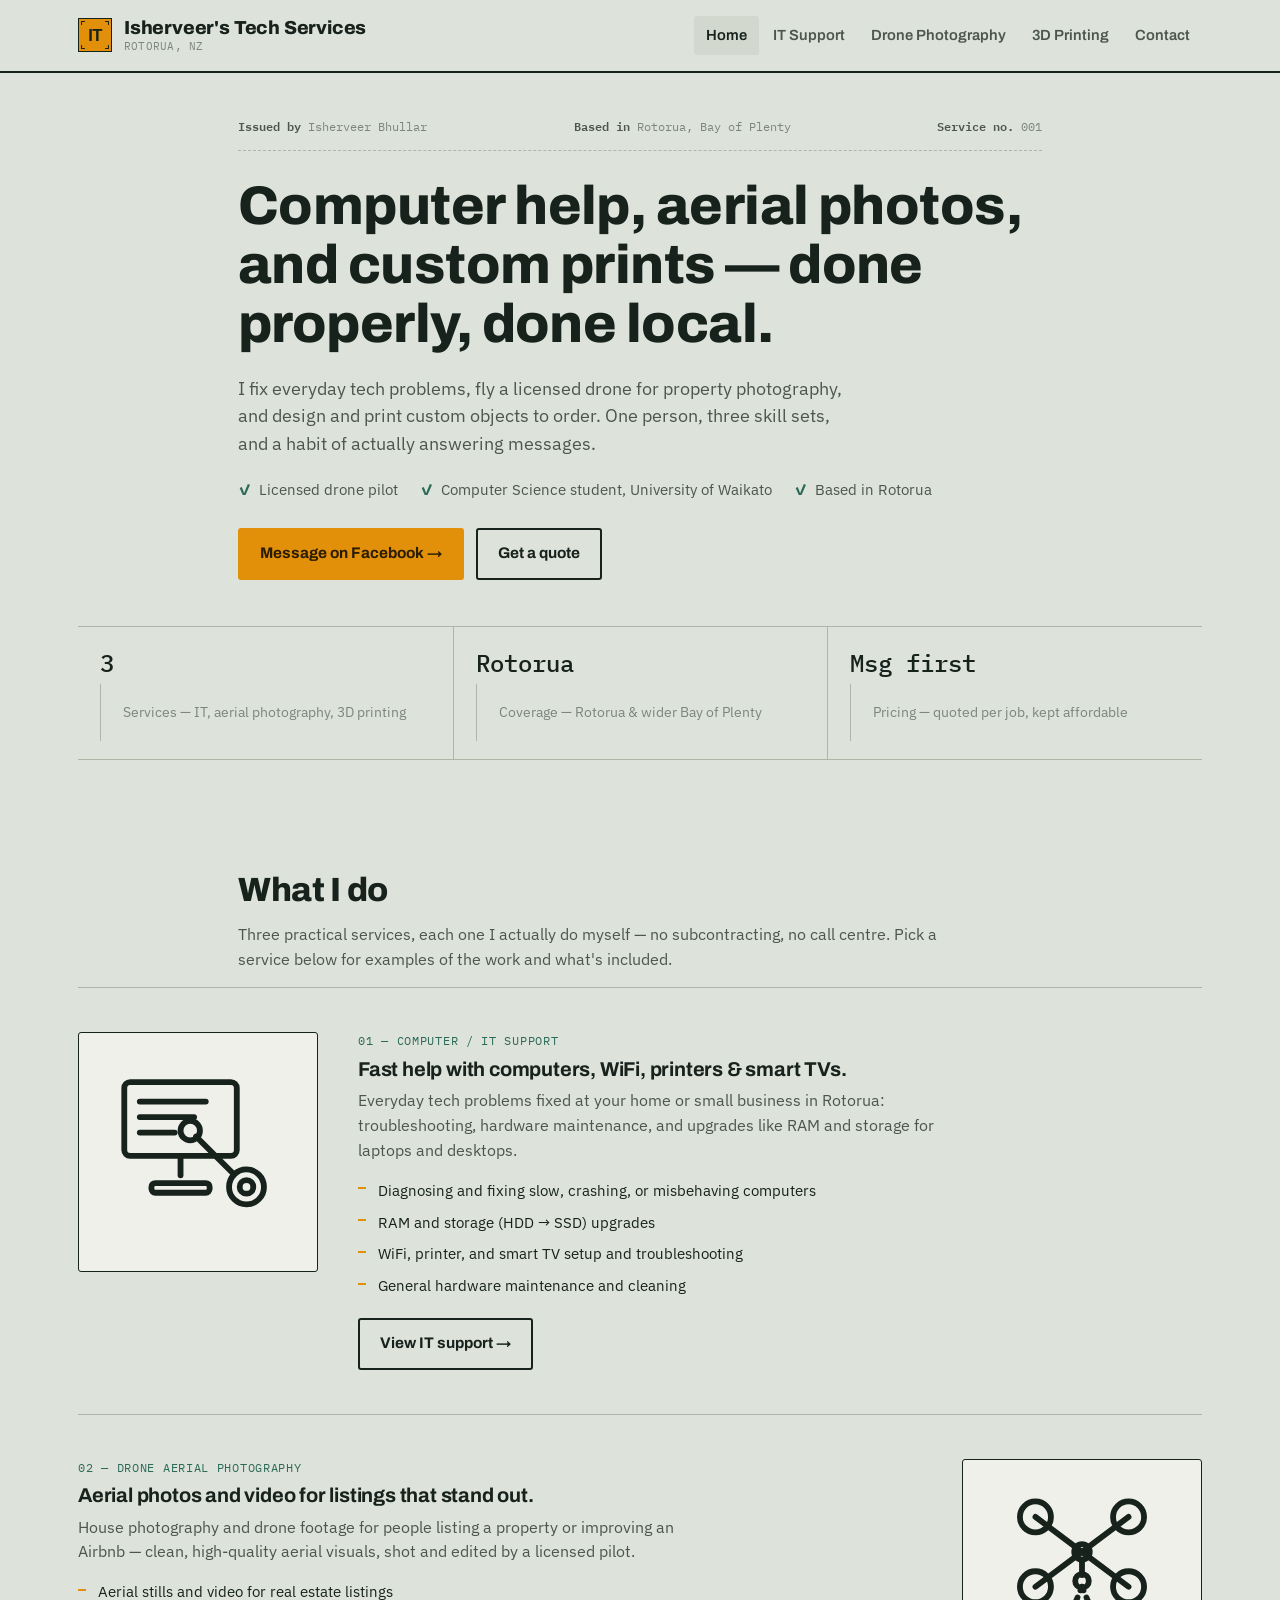
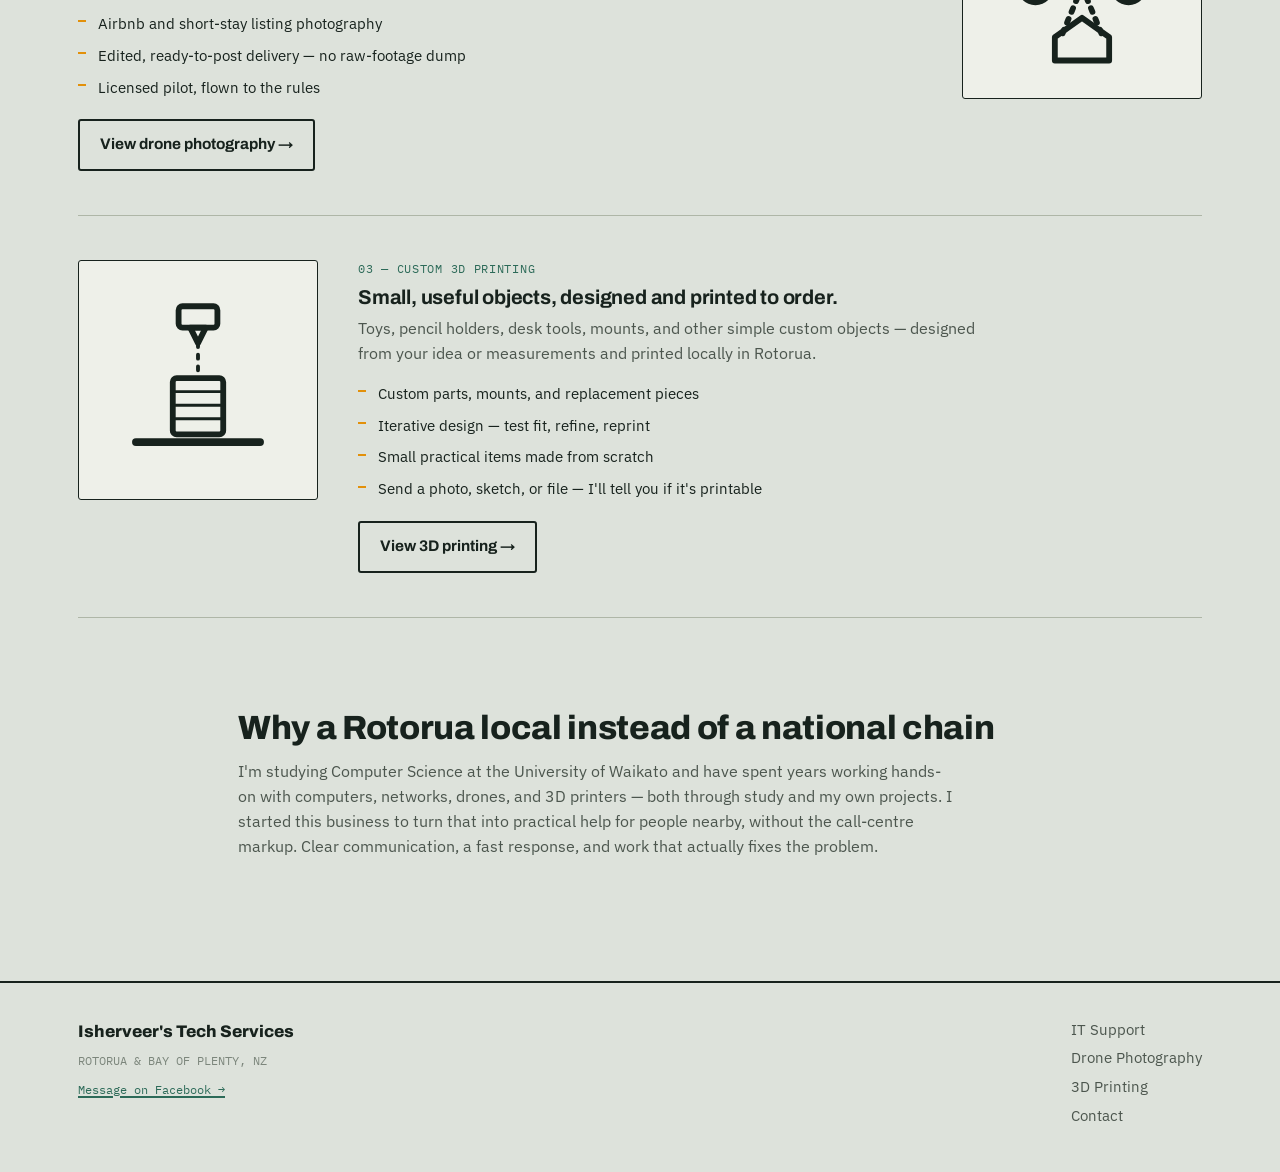
<file: index.html>
<!DOCTYPE html>
<html lang="en">
<head>
<meta charset="UTF-8">
<meta name="viewport" content="width=device-width, initial-scale=1.0">
<title>Isherveer's Tech Services — Computer help, drone photography & 3D printing in Rotorua</title>
<meta name="description" content="Local computer/IT support, drone aerial photography, and custom 3D printing in Rotorua, NZ. Fast, affordable, and reliable.">
<link rel="preconnect" href="https://fonts.googleapis.com">
<link rel="preconnect" href="https://fonts.gstatic.com" crossorigin>
<link href="https://fonts.googleapis.com/css2?family=Archivo:wght@600;700;800&family=IBM+Plex+Sans:wght@400;500;600&family=IBM+Plex+Mono:wght@400;500&display=swap" rel="stylesheet">
<link rel="icon" href="favicon.svg" type="image/svg+xml">
<link rel="stylesheet" href="style.css">
</head>
<body>

<header class="masthead">
  <div class="wrap">
    <a href="index.html" class="wordmark">
      <img src="assets/img/logo-icon.svg" alt="" class="wordmark-icon">
      <span class="wordmark-text">
        <span class="name">Isherveer's Tech Services</span>
        <span class="sub">ROTORUA, NZ</span>
      </span>
    </a>
    <button class="navtoggle" aria-expanded="false" aria-label="Toggle menu">Menu</button>
    <nav class="mainnav">
      <a href="index.html" class="active">Home</a>
      <a href="it-support.html">IT Support</a>
      <a href="drone-photography.html">Drone Photography</a>
      <a href="3d-printing.html">3D Printing</a>
      <a href="contact.html">Contact</a>
    </nav>
  </div>
</header>

<main>

  <section class="ticket">
    <div class="wrap col">
      <div class="ticket-meta">
        <span><b>Issued by</b> Isherveer Bhullar</span>
        <span><b>Based in</b> Rotorua, Bay of Plenty</span>
        <span><b>Service no.</b> 001</span>
      </div>

      <h1>Computer help, aerial photos, and custom prints — done properly, done local.</h1>
      <p class="hero-lede">I fix everyday tech problems, fly a licensed drone for property photography, and design and print custom objects to order. One person, three skill sets, and a habit of actually answering messages.</p>

      <div class="credentials-line">
        <span><span class="mark">✓</span> Licensed drone pilot</span>
        <span><span class="mark">✓</span> Computer Science student, University of Waikato</span>
        <span><span class="mark">✓</span> Based in Rotorua</span>
      </div>

      <div class="btn-row">
        <a class="btn btn-primary" href="https://www.facebook.com/isherveer/" target="_blank" rel="noopener">Message on Facebook →</a>
        <a class="btn btn-ghost" href="contact.html">Get a quote</a>
      </div>
    </div>

    <div class="wrap">
      <div class="facts">
        <div>
          <span class="num">3</span>
          <div class="label">Services — IT, aerial photography, 3D printing</div>
        </div>
        <div>
          <span class="num">Rotorua</span>
          <div class="label">Coverage — Rotorua & wider Bay of Plenty</div>
        </div>
        <div>
          <span class="num">Msg first</span>
          <div class="label">Pricing — quoted per job, kept affordable</div>
        </div>
      </div>
    </div>
  </section>

  <section>
    <div class="wrap col">
      <h2>What I do</h2>
      <p class="wide" style="color:var(--ink-dim);">Three practical services, each one I actually do myself — no subcontracting, no call centre. Pick a service below for examples of the work and what's included.</p>
    </div>

    <div class="wrap">

      <div class="service-row">
        <div class="service-diagram" aria-hidden="true">
          <svg viewBox="0 0 100 100" fill="none" stroke-width="3" stroke-linecap="round" stroke-linejoin="round">
            <rect x="12" y="14" width="58" height="38" rx="3"></rect>
            <line x1="20" y1="24" x2="54" y2="24"></line>
            <line x1="20" y1="32" x2="48" y2="32"></line>
            <line x1="20" y1="40" x2="38" y2="40"></line>
            <line x1="41" y1="52" x2="41" y2="62"></line>
            <rect x="26" y="66" width="30" height="5" rx="2"></rect>
            <circle cx="75" cy="68" r="9"></circle>
            <circle cx="75" cy="68" r="3.5"></circle>
            <line x1="68.5" y1="61.5" x2="49" y2="42"></line>
            <circle cx="46" cy="39" r="5"></circle>
          </svg>
        </div>
        <div>
          <span class="service-tag">01 — Computer / IT support</span>
          <h3>Fast help with computers, WiFi, printers & smart TVs.</h3>
          <p>Everyday tech problems fixed at your home or small business in Rotorua: troubleshooting, hardware maintenance, and upgrades like RAM and storage for laptops and desktops.</p>
          <ul class="offer-list">
            <li>Diagnosing and fixing slow, crashing, or misbehaving computers</li>
            <li>RAM and storage (HDD → SSD) upgrades</li>
            <li>WiFi, printer, and smart TV setup and troubleshooting</li>
            <li>General hardware maintenance and cleaning</li>
          </ul>
          <div class="btn-row" style="margin-top:20px;">
            <a class="btn btn-ghost" href="it-support.html">View IT support →</a>
          </div>
        </div>
      </div>

      <div class="service-row reverse">
        <div class="service-diagram" aria-hidden="true">
          <svg viewBox="0 0 100 100" fill="none" stroke-width="3" stroke-linecap="round" stroke-linejoin="round">
            <circle cx="50" cy="36" r="4"></circle>
            <line x1="50" y1="36" x2="26" y2="18"></line>
            <line x1="50" y1="36" x2="74" y2="18"></line>
            <line x1="50" y1="36" x2="26" y2="54"></line>
            <line x1="50" y1="36" x2="74" y2="54"></line>
            <circle cx="26" cy="18" r="8"></circle>
            <circle cx="74" cy="18" r="8"></circle>
            <circle cx="26" cy="54" r="8"></circle>
            <circle cx="74" cy="54" r="8"></circle>
            <line x1="50" y1="40" x2="50" y2="48"></line>
            <circle cx="50" cy="51" r="3.5"></circle>
            <line x1="50" y1="54" x2="40" y2="78" stroke-dasharray="2 4"></line>
            <line x1="50" y1="54" x2="60" y2="78" stroke-dasharray="2 4"></line>
            <path d="M36 92 L36 80 L50 70 L64 80 L64 92 Z"></path>
          </svg>
        </div>
        <div>
          <span class="service-tag">02 — Drone aerial photography</span>
          <h3>Aerial photos and video for listings that stand out.</h3>
          <p>House photography and drone footage for people listing a property or improving an Airbnb — clean, high-quality aerial visuals, shot and edited by a licensed pilot.</p>
          <ul class="offer-list">
            <li>Aerial stills and video for real estate listings</li>
            <li>Airbnb and short-stay listing photography</li>
            <li>Edited, ready-to-post delivery — no raw-footage dump</li>
            <li>Licensed pilot, flown to the rules</li>
          </ul>
          <div class="btn-row" style="margin-top:20px;">
            <a class="btn btn-ghost" href="drone-photography.html">View drone photography →</a>
          </div>
        </div>
      </div>

      <div class="service-row">
        <div class="service-diagram" aria-hidden="true">
          <svg viewBox="0 0 100 100" fill="none" stroke-width="3" stroke-linecap="round" stroke-linejoin="round">
            <rect x="40" y="12" width="20" height="11" rx="2"></rect>
            <path d="M46 23 L54 23 L50 31 Z"></path>
            <line x1="50" y1="31" x2="50" y2="49" stroke-dasharray="2 4" stroke-width="2"></line>
            <rect x="37" y="49" width="26" height="29" rx="2"></rect>
            <line x1="37" y1="56" x2="63" y2="56" stroke-width="1.5"></line>
            <line x1="37" y1="63" x2="63" y2="63" stroke-width="1.5"></line>
            <line x1="37" y1="70" x2="63" y2="70" stroke-width="1.5"></line>
            <line x1="18" y1="82" x2="82" y2="82" stroke-width="4"></line>
          </svg>
        </div>
        <div>
          <span class="service-tag">03 — Custom 3D printing</span>
          <h3>Small, useful objects, designed and printed to order.</h3>
          <p>Toys, pencil holders, desk tools, mounts, and other simple custom objects — designed from your idea or measurements and printed locally in Rotorua.</p>
          <ul class="offer-list">
            <li>Custom parts, mounts, and replacement pieces</li>
            <li>Iterative design — test fit, refine, reprint</li>
            <li>Small practical items made from scratch</li>
            <li>Send a photo, sketch, or file — I'll tell you if it's printable</li>
          </ul>
          <div class="btn-row" style="margin-top:20px;">
            <a class="btn btn-ghost" href="3d-printing.html">View 3D printing →</a>
          </div>
        </div>
      </div>

    </div>
  </section>

  <section class="tight">
    <div class="wrap col">
      <h2>Why a Rotorua local instead of a national chain</h2>
      <p class="wide" style="color:var(--ink-dim);">I'm studying Computer Science at the University of Waikato and have spent years working hands-on with computers, networks, drones, and 3D printers — both through study and my own projects. I started this business to turn that into practical help for people nearby, without the call-centre markup. Clear communication, a fast response, and work that actually fixes the problem.</p>
    </div>
  </section>

</main>

<footer class="site">
  <div class="wrap">
    <div>
      <div class="fbrand">Isherveer's Tech Services</div>
      <div class="farea">ROTORUA &amp; BAY OF PLENTY, NZ</div>
      <div class="farea" style="margin-top:10px;"><a href="https://www.facebook.com/isherveer/" target="_blank" rel="noopener" style="color:var(--teal);">Message on Facebook →</a></div>
    </div>
    <nav>
      <a href="it-support.html">IT Support</a>
      <a href="drone-photography.html">Drone Photography</a>
      <a href="3d-printing.html">3D Printing</a>
      <a href="contact.html">Contact</a>
    </nav>
  </div>
</footer>

<script src="script.js"></script>
</body>
</html>
</file>
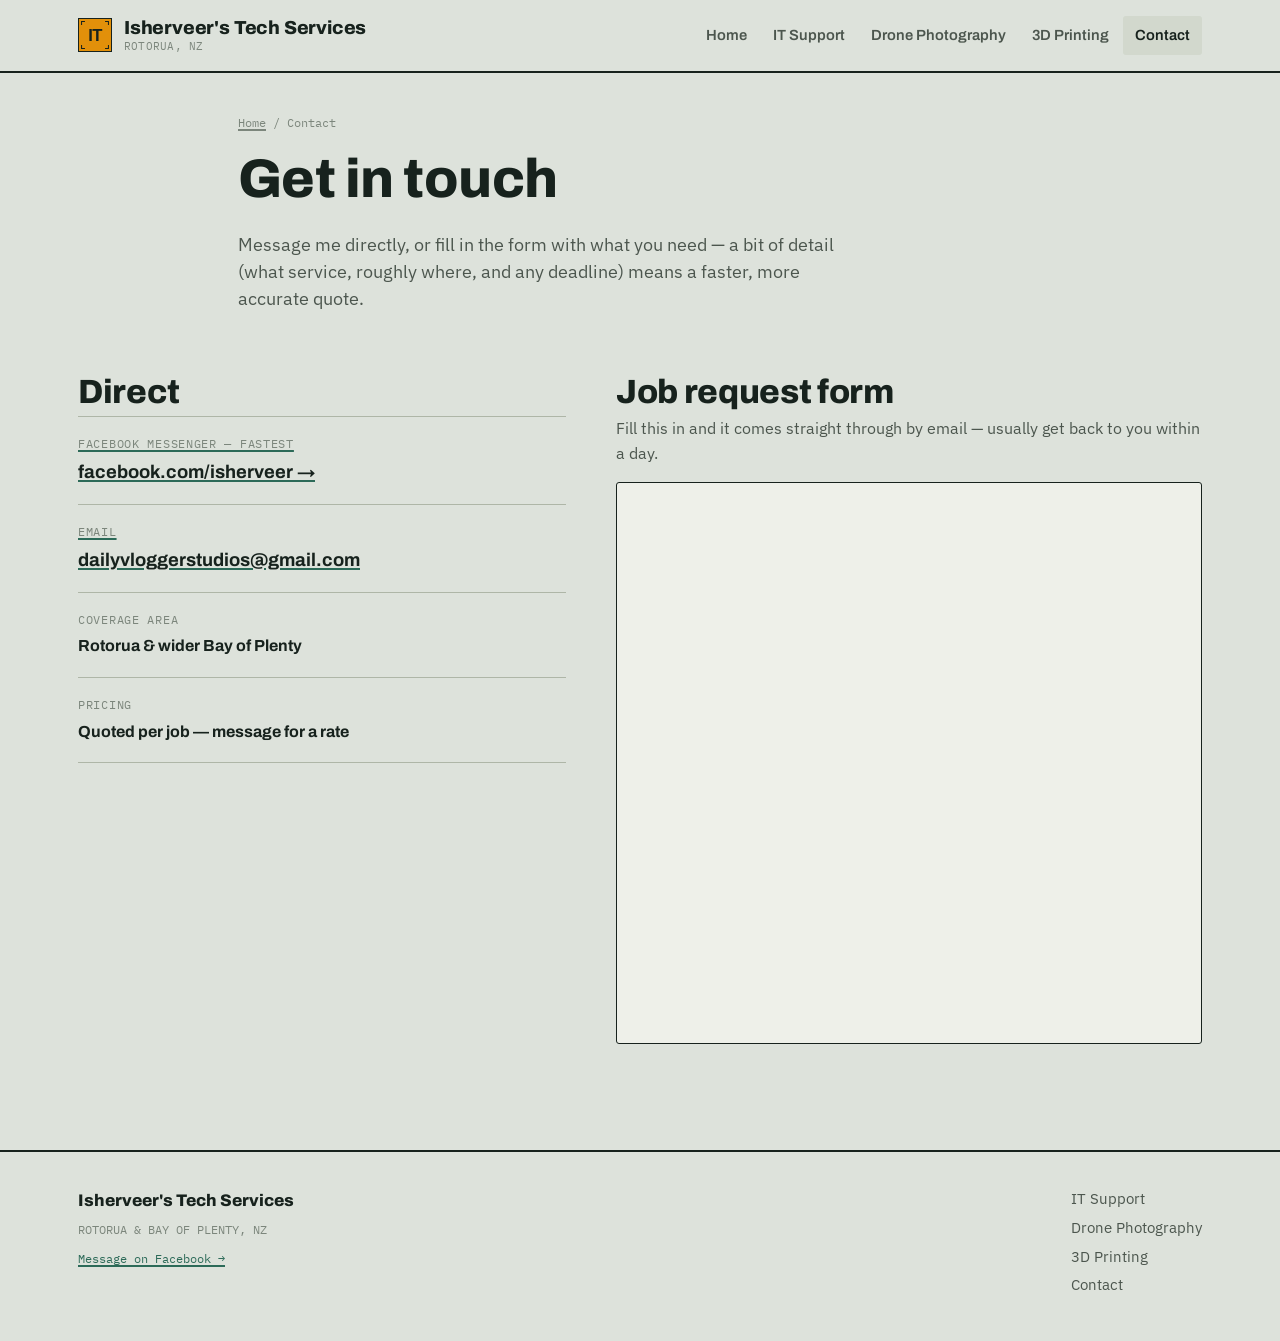
<file: contact.html>
<!DOCTYPE html>
<html lang="en">
<head>
<meta charset="UTF-8">
<meta name="viewport" content="width=device-width, initial-scale=1.0">
<title>Contact — Isherveer's Tech Services</title>
<meta name="description" content="Get in touch about computer support, drone photography, or a custom 3D print in Rotorua, NZ.">
<link rel="preconnect" href="https://fonts.googleapis.com">
<link rel="preconnect" href="https://fonts.gstatic.com" crossorigin>
<link href="https://fonts.googleapis.com/css2?family=Archivo:wght@600;700;800&family=IBM+Plex+Sans:wght@400;500;600&family=IBM+Plex+Mono:wght@400;500&display=swap" rel="stylesheet">
<link rel="icon" href="favicon.svg" type="image/svg+xml">
<link rel="stylesheet" href="style.css">
</head>
<body>

<header class="masthead">
  <div class="wrap">
    <a href="index.html" class="wordmark">
      <img src="assets/img/logo-icon.svg" alt="" class="wordmark-icon">
      <span class="wordmark-text">
        <span class="name">Isherveer's Tech Services</span>
        <span class="sub">ROTORUA, NZ</span>
      </span>
    </a>
    <button class="navtoggle" aria-expanded="false" aria-label="Toggle menu">Menu</button>
    <nav class="mainnav">
      <a href="index.html">Home</a>
      <a href="it-support.html">IT Support</a>
      <a href="drone-photography.html">Drone Photography</a>
      <a href="3d-printing.html">3D Printing</a>
      <a href="contact.html" class="active">Contact</a>
    </nav>
  </div>
</header>

<main>
  <section class="page-head">
    <div class="wrap col">
      <div class="breadcrumb"><a href="index.html">Home</a> / Contact</div>
      <h1>Get in touch</h1>
      <p class="hero-lede">Message me directly, or fill in the form with what you need — a bit of detail (what service, roughly where, and any deadline) means a faster, more accurate quote.</p>
    </div>
  </section>

  <section class="tight">
    <div class="wrap">
      <div class="contact-grid">

        <div>
          <h2 style="margin-bottom:6px;">Direct</h2>
          <a class="contact-channel" href="https://www.facebook.com/isherveer/" target="_blank" rel="noopener">
            <span class="ch-label">Facebook Messenger — fastest</span>
            <span class="ch-value">facebook.com/isherveer →</span>
          </a>
          <a class="contact-channel" href="mailto:dailyvloggerstudios@gmail.com">
            <span class="ch-label">Email</span>
            <span class="ch-value">dailyvloggerstudios@gmail.com</span>
          </a>
          <div class="contact-channel">
            <span class="ch-label">Coverage area</span>
            <span class="ch-value" style="font-size:1rem;">Rotorua &amp; wider Bay of Plenty</span>
          </div>
          <div class="contact-channel">
            <span class="ch-label">Pricing</span>
            <span class="ch-value" style="font-size:1rem;">Quoted per job — message for a rate</span>
          </div>
        </div>

        <div>
          <h2 style="margin-bottom:6px;">Job request form</h2>
          <p style="color:var(--ink-dim); margin-bottom:16px;">Fill this in and it comes straight through by email — usually get back to you within a day.</p>

          <div class="form-frame">
            <iframe src="https://docs.google.com/forms/d/e/1FAIpQLSfbNz7OF5ait2bOik7FixN0OnDrIF1il9GucG0EOQ1L7ENrhA/viewform?embedded=true" title="Job request form">Loading…</iframe>
          </div>
        </div>

      </div>
    </div>
  </section>

</main>

<footer class="site">
  <div class="wrap">
    <div>
      <div class="fbrand">Isherveer's Tech Services</div>
      <div class="farea">ROTORUA &amp; BAY OF PLENTY, NZ</div>
      <div class="farea" style="margin-top:10px;"><a href="https://www.facebook.com/isherveer/" target="_blank" rel="noopener" style="color:var(--teal);">Message on Facebook →</a></div>
    </div>
    <nav>
      <a href="it-support.html">IT Support</a>
      <a href="drone-photography.html">Drone Photography</a>
      <a href="3d-printing.html">3D Printing</a>
      <a href="contact.html">Contact</a>
    </nav>
  </div>
</footer>

<script src="script.js"></script>
</body>
</html>
</file>
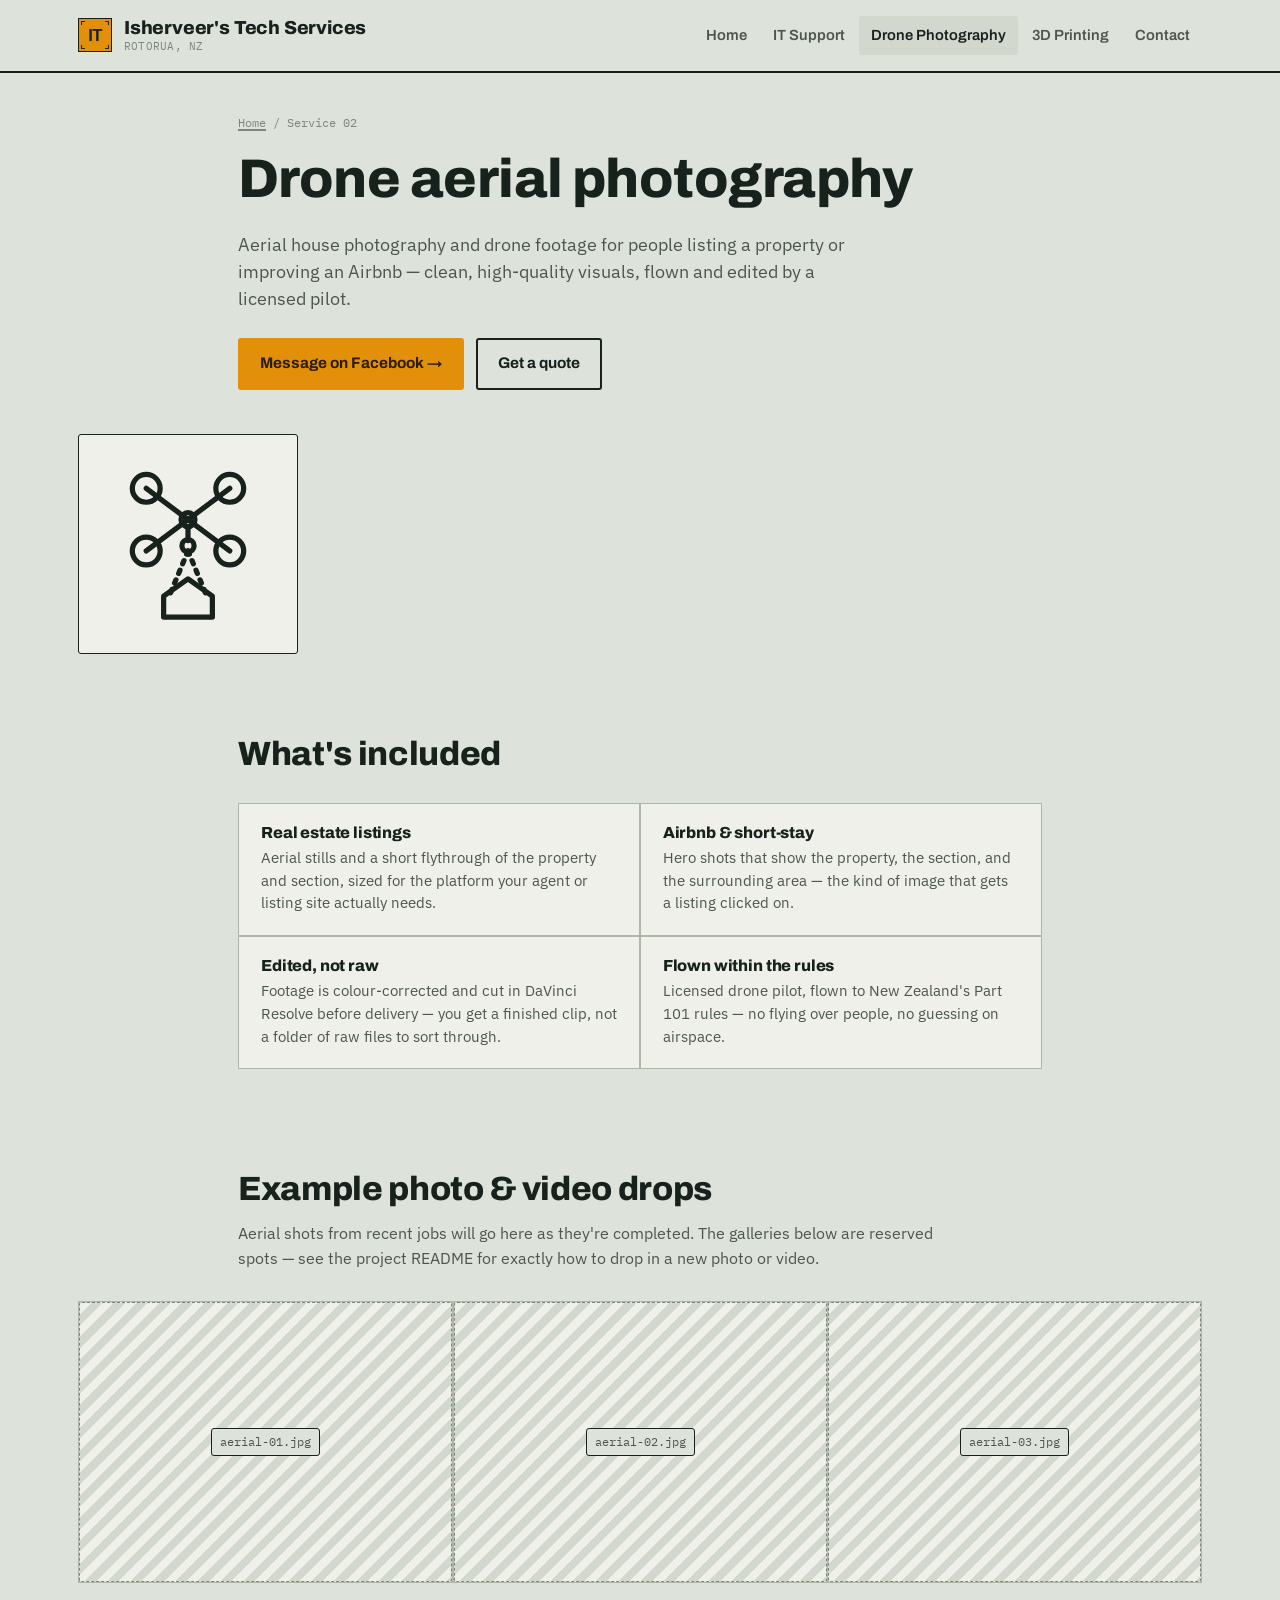
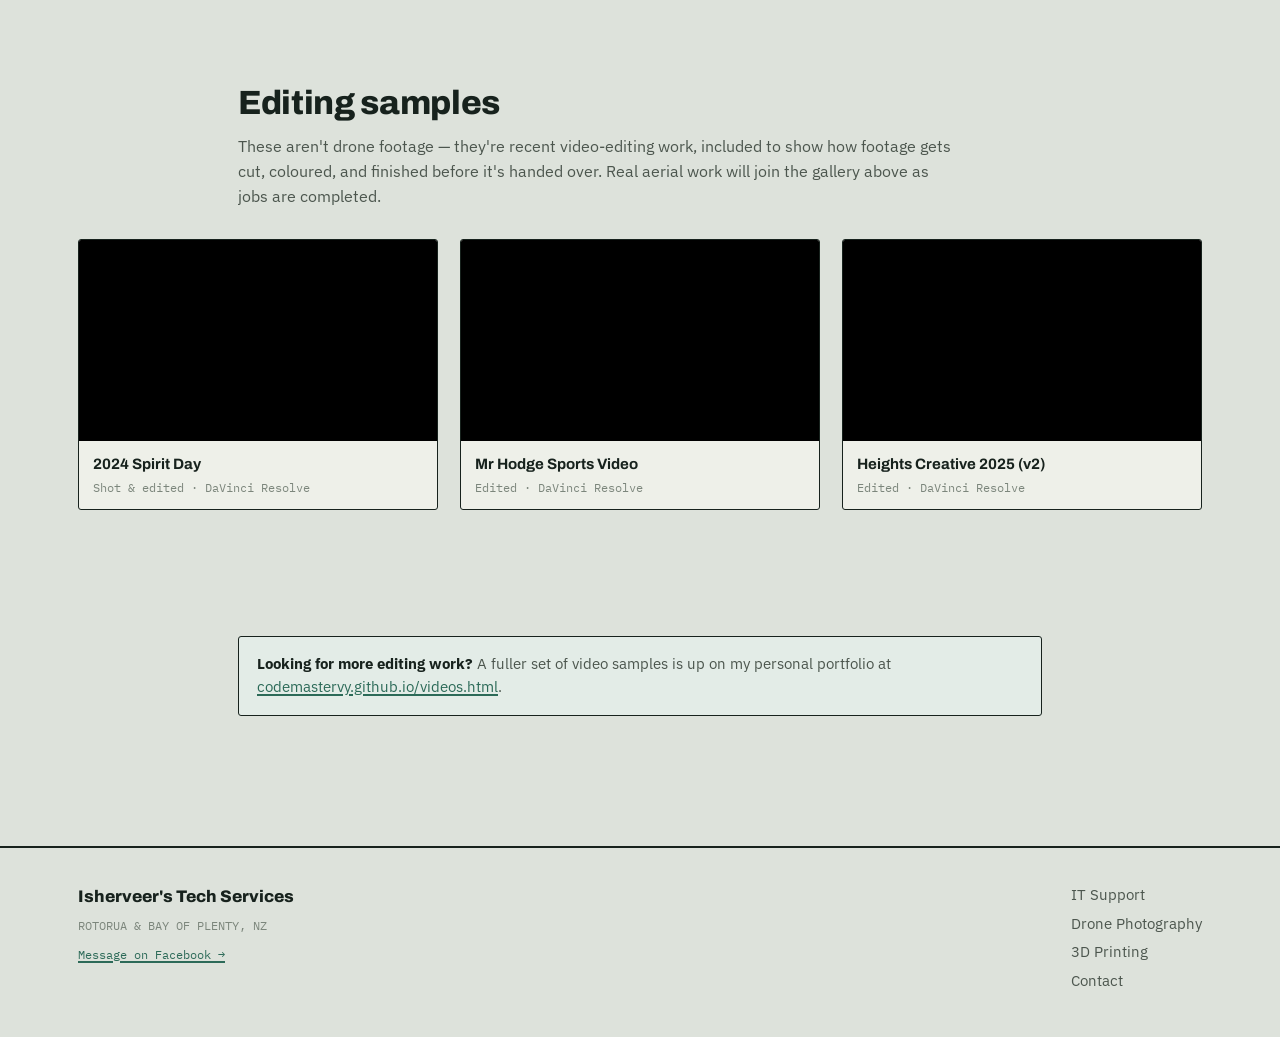
<file: drone-photography.html>
<!DOCTYPE html>
<html lang="en">
<head>
<meta charset="UTF-8">
<meta name="viewport" content="width=device-width, initial-scale=1.0">
<title>Drone Aerial Photography — Isherveer's Tech Services</title>
<meta name="description" content="Licensed drone pilot offering aerial house photography and video for real estate and Airbnb listings in Rotorua, NZ.">
<link rel="preconnect" href="https://fonts.googleapis.com">
<link rel="preconnect" href="https://fonts.gstatic.com" crossorigin>
<link href="https://fonts.googleapis.com/css2?family=Archivo:wght@600;700;800&family=IBM+Plex+Sans:wght@400;500;600&family=IBM+Plex+Mono:wght@400;500&display=swap" rel="stylesheet">
<link rel="icon" href="favicon.svg" type="image/svg+xml">
<link rel="stylesheet" href="style.css">
</head>
<body>

<header class="masthead">
  <div class="wrap">
    <a href="index.html" class="wordmark">
      <img src="assets/img/logo-icon.svg" alt="" class="wordmark-icon">
      <span class="wordmark-text">
        <span class="name">Isherveer's Tech Services</span>
        <span class="sub">ROTORUA, NZ</span>
      </span>
    </a>
    <button class="navtoggle" aria-expanded="false" aria-label="Toggle menu">Menu</button>
    <nav class="mainnav">
      <a href="index.html">Home</a>
      <a href="it-support.html">IT Support</a>
      <a href="drone-photography.html" class="active">Drone Photography</a>
      <a href="3d-printing.html">3D Printing</a>
      <a href="contact.html">Contact</a>
    </nav>
  </div>
</header>

<main>
  <section class="page-head">
    <div class="wrap col">
      <div class="breadcrumb"><a href="index.html">Home</a> / Service 02</div>
      <h1>Drone aerial photography</h1>
      <p class="hero-lede">Aerial house photography and drone footage for people listing a property or improving an Airbnb — clean, high-quality visuals, flown and edited by a licensed pilot.</p>
      <div class="btn-row">
        <a class="btn btn-primary" href="https://www.facebook.com/isherveer/" target="_blank" rel="noopener">Message on Facebook →</a>
        <a class="btn btn-ghost" href="contact.html">Get a quote</a>
      </div>
    </div>
  </section>

  <section class="tight">
    <div class="wrap">
      <div class="service-diagram" style="max-width:220px; margin-bottom:10px;" aria-hidden="true">
        <svg viewBox="0 0 100 100" fill="none" stroke-width="3" stroke-linecap="round" stroke-linejoin="round">
          <circle cx="50" cy="36" r="4"></circle>
          <line x1="50" y1="36" x2="26" y2="18"></line>
          <line x1="50" y1="36" x2="74" y2="18"></line>
          <line x1="50" y1="36" x2="26" y2="54"></line>
          <line x1="50" y1="36" x2="74" y2="54"></line>
          <circle cx="26" cy="18" r="8"></circle>
          <circle cx="74" cy="18" r="8"></circle>
          <circle cx="26" cy="54" r="8"></circle>
          <circle cx="74" cy="54" r="8"></circle>
          <line x1="50" y1="40" x2="50" y2="48"></line>
          <circle cx="50" cy="51" r="3.5"></circle>
          <line x1="50" y1="54" x2="40" y2="78" stroke-dasharray="2 4"></line>
          <line x1="50" y1="54" x2="60" y2="78" stroke-dasharray="2 4"></line>
          <path d="M36 92 L36 80 L50 70 L64 80 L64 92 Z"></path>
        </svg>
      </div>
    </div>
  </section>

  <section class="tight">
    <div class="wrap col">
      <h2>What's included</h2>
      <div class="offer-grid">
        <div class="cell">
          <h4>Real estate listings</h4>
          <p>Aerial stills and a short flythrough of the property and section, sized for the platform your agent or listing site actually needs.</p>
        </div>
        <div class="cell">
          <h4>Airbnb &amp; short-stay</h4>
          <p>Hero shots that show the property, the section, and the surrounding area — the kind of image that gets a listing clicked on.</p>
        </div>
        <div class="cell">
          <h4>Edited, not raw</h4>
          <p>Footage is colour-corrected and cut in DaVinci Resolve before delivery — you get a finished clip, not a folder of raw files to sort through.</p>
        </div>
        <div class="cell">
          <h4>Flown within the rules</h4>
          <p>Licensed drone pilot, flown to New Zealand's Part 101 rules — no flying over people, no guessing on airspace.</p>
        </div>
      </div>
    </div>
  </section>

  <section class="tight">
    <div class="wrap col">
      <h2>Example photo &amp; video drops</h2>
      <p class="wide" style="color:var(--ink-dim);">Aerial shots from recent jobs will go here as they're completed. The galleries below are reserved spots — see the project README for exactly how to drop in a new photo or video.</p>
    </div>
    <div class="wrap">
      <div class="offer-grid" style="grid-template-columns:repeat(3,1fr);">
        <div class="cell" style="padding:0; background:transparent;">
          <div class="photo-slot"><span>aerial-01.jpg</span></div>
        </div>
        <div class="cell" style="padding:0; background:transparent;">
          <div class="photo-slot"><span>aerial-02.jpg</span></div>
        </div>
        <div class="cell" style="padding:0; background:transparent;">
          <div class="photo-slot"><span>aerial-03.jpg</span></div>
        </div>
      </div>
    </div>
  </section>

  <section class="tight">
    <div class="wrap col">
      <h2>Editing samples</h2>
      <p class="wide" style="color:var(--ink-dim);">These aren't drone footage — they're recent video-editing work, included to show how footage gets cut, coloured, and finished before it's handed over. Real aerial work will join the gallery above as jobs are completed.</p>
    </div>
    <div class="wrap">
      <div class="video-grid">
        <div class="v-card">
          <div class="v-embed"><iframe src="https://drive.google.com/file/d/1aQN0mYBR1vd5sVYZGKFXckGzx58Z8UcY/preview" allow="autoplay; fullscreen" allowfullscreen loading="lazy"></iframe></div>
          <div class="v-body"><div class="v-title">2024 Spirit Day</div><div class="v-tool">Shot &amp; edited · DaVinci Resolve</div></div>
        </div>
        <div class="v-card">
          <div class="v-embed"><iframe src="https://drive.google.com/file/d/1CqFLPRIFViOAjFqG1XEH747Y-wqvdzNe/preview" allow="autoplay; fullscreen" allowfullscreen loading="lazy"></iframe></div>
          <div class="v-body"><div class="v-title">Mr Hodge Sports Video</div><div class="v-tool">Edited · DaVinci Resolve</div></div>
        </div>
        <div class="v-card">
          <div class="v-embed"><iframe src="https://drive.google.com/file/d/1e2LRwdVSXHwzomM4hdeTknyUqtFooLxX/preview" allow="autoplay; fullscreen" allowfullscreen loading="lazy"></iframe></div>
          <div class="v-body"><div class="v-title">Heights Creative 2025 (v2)</div><div class="v-tool">Edited · DaVinci Resolve</div></div>
        </div>
      </div>
    </div>
  </section>

  <section class="tight">
    <div class="wrap col">
      <div class="note-box">
        <b>Looking for more editing work?</b> A fuller set of video samples is up on my personal portfolio at <a href="https://codemastervy.github.io/videos.html" target="_blank" rel="noopener">codemastervy.github.io/videos.html</a>.
      </div>
    </div>
  </section>

</main>

<footer class="site">
  <div class="wrap">
    <div>
      <div class="fbrand">Isherveer's Tech Services</div>
      <div class="farea">ROTORUA &amp; BAY OF PLENTY, NZ</div>
      <div class="farea" style="margin-top:10px;"><a href="https://www.facebook.com/isherveer/" target="_blank" rel="noopener" style="color:var(--teal);">Message on Facebook →</a></div>
    </div>
    <nav>
      <a href="it-support.html">IT Support</a>
      <a href="drone-photography.html">Drone Photography</a>
      <a href="3d-printing.html">3D Printing</a>
      <a href="contact.html">Contact</a>
    </nav>
  </div>
</footer>

<script src="script.js"></script>
</body>
</html>
</file>
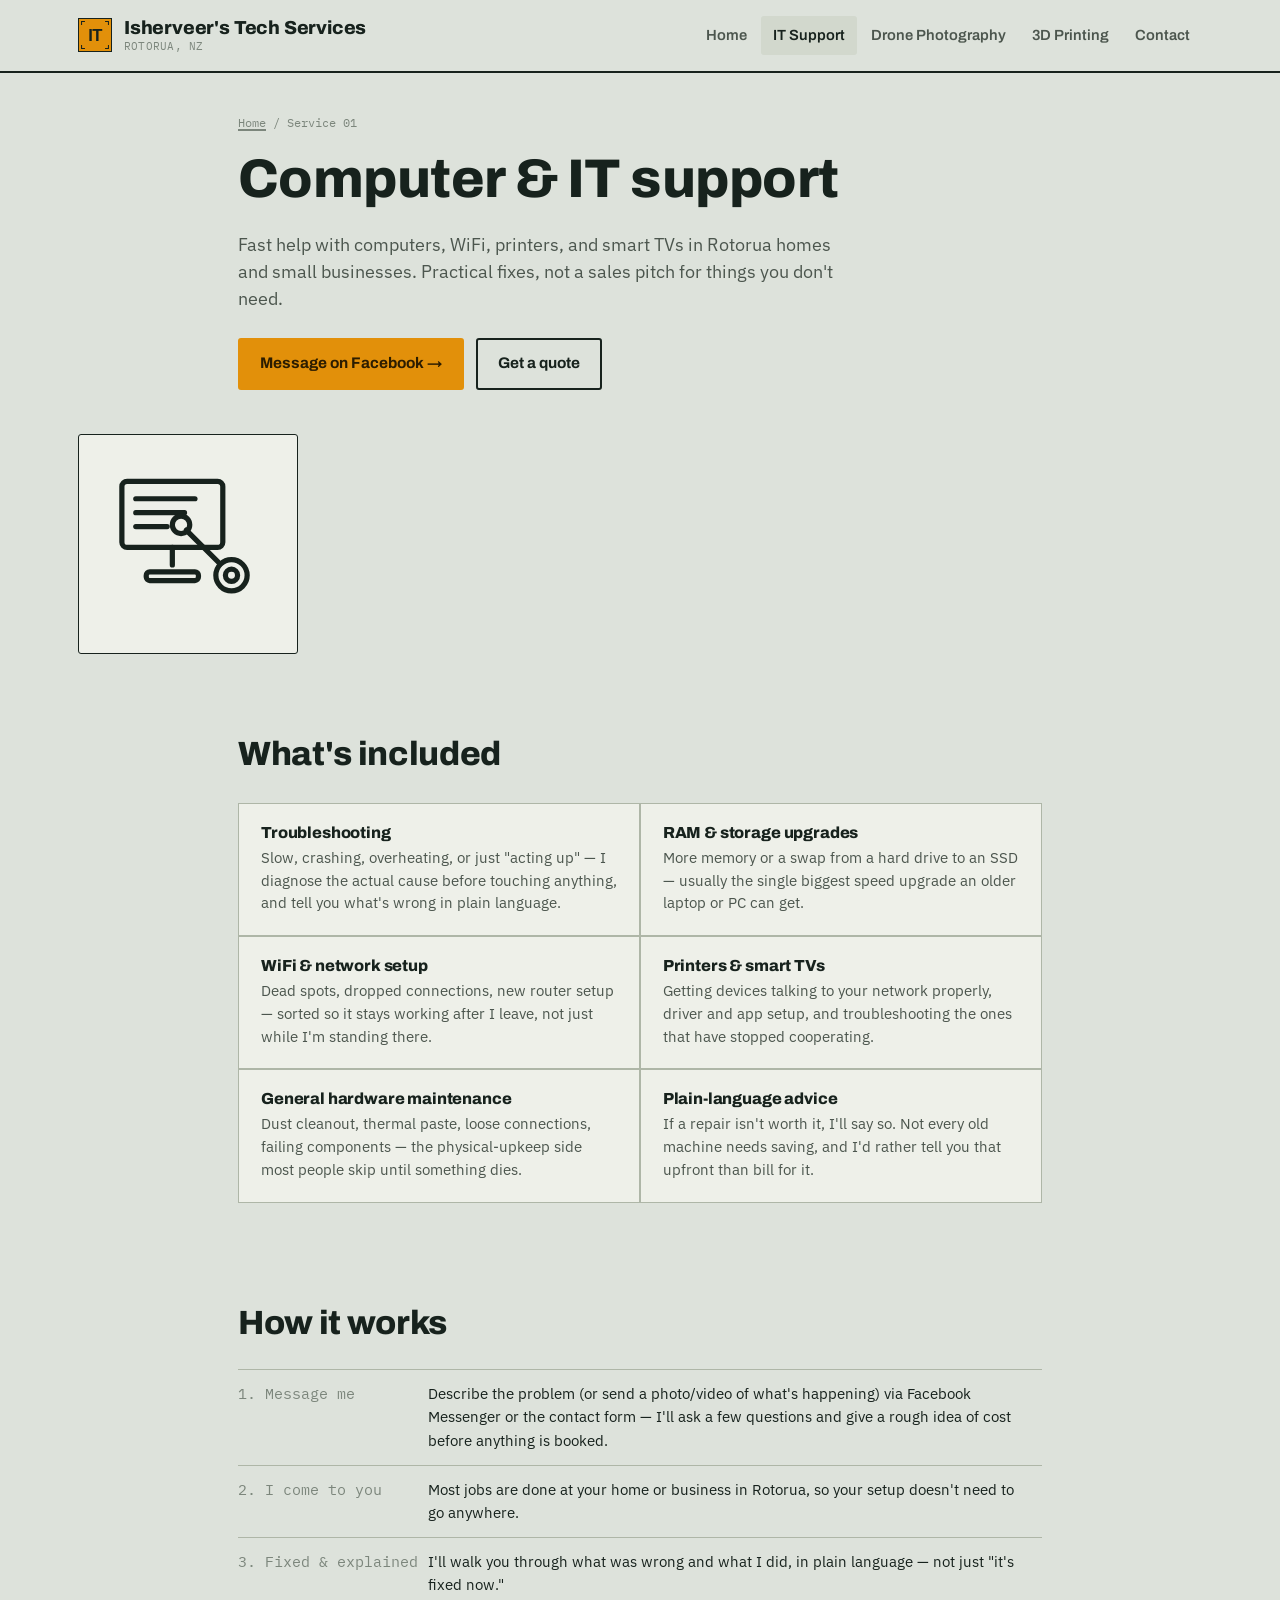
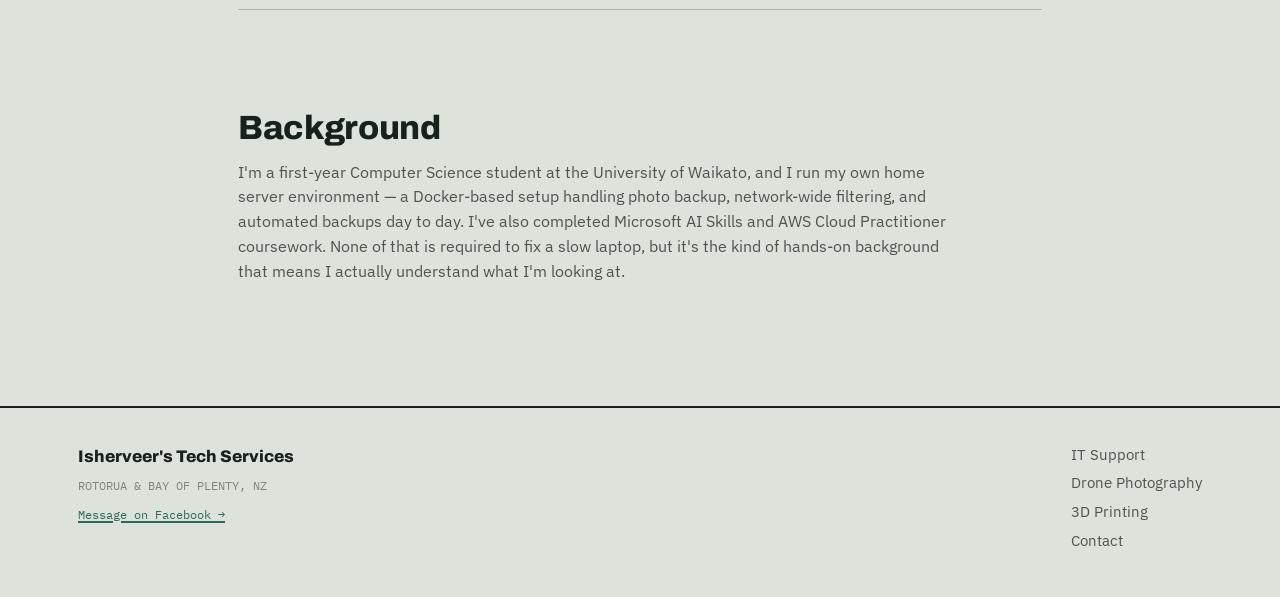
<file: it-support.html>
<!DOCTYPE html>
<html lang="en">
<head>
<meta charset="UTF-8">
<meta name="viewport" content="width=device-width, initial-scale=1.0">
<title>Computer / IT Support — Isherveer's Tech Services</title>
<meta name="description" content="Fast, local computer and IT support in Rotorua: troubleshooting, RAM and storage upgrades, WiFi, printer and smart TV setup.">
<link rel="preconnect" href="https://fonts.googleapis.com">
<link rel="preconnect" href="https://fonts.gstatic.com" crossorigin>
<link href="https://fonts.googleapis.com/css2?family=Archivo:wght@600;700;800&family=IBM+Plex+Sans:wght@400;500;600&family=IBM+Plex+Mono:wght@400;500&display=swap" rel="stylesheet">
<link rel="icon" href="favicon.svg" type="image/svg+xml">
<link rel="stylesheet" href="style.css">
</head>
<body>

<header class="masthead">
  <div class="wrap">
    <a href="index.html" class="wordmark">
      <img src="assets/img/logo-icon.svg" alt="" class="wordmark-icon">
      <span class="wordmark-text">
        <span class="name">Isherveer's Tech Services</span>
        <span class="sub">ROTORUA, NZ</span>
      </span>
    </a>
    <button class="navtoggle" aria-expanded="false" aria-label="Toggle menu">Menu</button>
    <nav class="mainnav">
      <a href="index.html">Home</a>
      <a href="it-support.html" class="active">IT Support</a>
      <a href="drone-photography.html">Drone Photography</a>
      <a href="3d-printing.html">3D Printing</a>
      <a href="contact.html">Contact</a>
    </nav>
  </div>
</header>

<main>
  <section class="page-head">
    <div class="wrap col">
      <div class="breadcrumb"><a href="index.html">Home</a> / Service 01</div>
      <h1>Computer &amp; IT support</h1>
      <p class="hero-lede">Fast help with computers, WiFi, printers, and smart TVs in Rotorua homes and small businesses. Practical fixes, not a sales pitch for things you don't need.</p>
      <div class="btn-row">
        <a class="btn btn-primary" href="https://www.facebook.com/isherveer/" target="_blank" rel="noopener">Message on Facebook →</a>
        <a class="btn btn-ghost" href="contact.html">Get a quote</a>
      </div>
    </div>
  </section>

  <section class="tight">
    <div class="wrap">
      <div class="service-diagram" style="max-width:220px; margin-bottom:10px;" aria-hidden="true">
        <svg viewBox="0 0 100 100" fill="none" stroke-width="3" stroke-linecap="round" stroke-linejoin="round">
          <rect x="12" y="14" width="58" height="38" rx="3"></rect>
          <line x1="20" y1="24" x2="54" y2="24"></line>
          <line x1="20" y1="32" x2="48" y2="32"></line>
          <line x1="20" y1="40" x2="38" y2="40"></line>
          <line x1="41" y1="52" x2="41" y2="62"></line>
          <rect x="26" y="66" width="30" height="5" rx="2"></rect>
          <circle cx="75" cy="68" r="9"></circle>
          <circle cx="75" cy="68" r="3.5"></circle>
          <line x1="68.5" y1="61.5" x2="49" y2="42"></line>
          <circle cx="46" cy="39" r="5"></circle>
        </svg>
      </div>
    </div>
  </section>

  <section class="tight">
    <div class="wrap col">
      <h2>What's included</h2>
      <div class="offer-grid">
        <div class="cell">
          <h4>Troubleshooting</h4>
          <p>Slow, crashing, overheating, or just "acting up" — I diagnose the actual cause before touching anything, and tell you what's wrong in plain language.</p>
        </div>
        <div class="cell">
          <h4>RAM &amp; storage upgrades</h4>
          <p>More memory or a swap from a hard drive to an SSD — usually the single biggest speed upgrade an older laptop or PC can get.</p>
        </div>
        <div class="cell">
          <h4>WiFi &amp; network setup</h4>
          <p>Dead spots, dropped connections, new router setup — sorted so it stays working after I leave, not just while I'm standing there.</p>
        </div>
        <div class="cell">
          <h4>Printers &amp; smart TVs</h4>
          <p>Getting devices talking to your network properly, driver and app setup, and troubleshooting the ones that have stopped cooperating.</p>
        </div>
        <div class="cell">
          <h4>General hardware maintenance</h4>
          <p>Dust cleanout, thermal paste, loose connections, failing components — the physical-upkeep side most people skip until something dies.</p>
        </div>
        <div class="cell">
          <h4>Plain-language advice</h4>
          <p>If a repair isn't worth it, I'll say so. Not every old machine needs saving, and I'd rather tell you that upfront than bill for it.</p>
        </div>
      </div>
    </div>
  </section>

  <section class="tight">
    <div class="wrap col">
      <h2>How it works</h2>
      <table class="spec-table">
        <tr><td>1. Message me</td><td>Describe the problem (or send a photo/video of what's happening) via Facebook Messenger or the contact form — I'll ask a few questions and give a rough idea of cost before anything is booked.</td></tr>
        <tr><td>2. I come to you</td><td>Most jobs are done at your home or business in Rotorua, so your setup doesn't need to go anywhere.</td></tr>
        <tr><td>3. Fixed &amp; explained</td><td>I'll walk you through what was wrong and what I did, in plain language — not just "it's fixed now."</td></tr>
      </table>
    </div>
  </section>

  <section class="tight">
    <div class="wrap col">
      <h2>Background</h2>
      <p class="wide" style="color:var(--ink-dim);">I'm a first-year Computer Science student at the University of Waikato, and I run my own home server environment — a Docker-based setup handling photo backup, network-wide filtering, and automated backups day to day. I've also completed Microsoft AI Skills and AWS Cloud Practitioner coursework. None of that is required to fix a slow laptop, but it's the kind of hands-on background that means I actually understand what I'm looking at.</p>
    </div>
  </section>

</main>

<footer class="site">
  <div class="wrap">
    <div>
      <div class="fbrand">Isherveer's Tech Services</div>
      <div class="farea">ROTORUA &amp; BAY OF PLENTY, NZ</div>
      <div class="farea" style="margin-top:10px;"><a href="https://www.facebook.com/isherveer/" target="_blank" rel="noopener" style="color:var(--teal);">Message on Facebook →</a></div>
    </div>
    <nav>
      <a href="it-support.html">IT Support</a>
      <a href="drone-photography.html">Drone Photography</a>
      <a href="3d-printing.html">3D Printing</a>
      <a href="contact.html">Contact</a>
    </nav>
  </div>
</footer>

<script src="script.js"></script>
</body>
</html>
</file>
<file: style.css>
/* =========================================================
   Isherveer's Tech Services
   Design concept: a field service manual / work-order ticket.
   Flat paper, hairline rules, one signal colour, no gradients,
   no glass, no drop-shadow card kit. Custom line-art diagrams
   stand in for an icon pack.
   ========================================================= */

:root {
  /* ---- palette ---- */
  --paper: #dde2db;        /* cool sage-steel page background */
  --paper-raised: #eef0e9; /* slightly lighter panel surface */
  --paper-stamp: #d2d8cd;  /* pressed/recessed surface (inputs, ticket stub) */
  --ink: #17221d;          /* primary text — cool near-black */
  --ink-dim: #4c564e;      /* secondary text */
  --ink-faint: #7c867c;    /* tertiary / meta text */
  --line: #aeb6a7;         /* hairline rule colour */
  --line-strong: #17221d;
  --signal: #e2900a;       /* amber / hazard accent — primary CTA */
  --signal-ink: #2c1d00;   /* text printed on signal colour */
  --teal: #2c6a58;         /* secondary accent — links, tags */
  --teal-dim: #e3ece7;     /* teal tint background */
  --white: #f7f7f2;

  --font-display: "Archivo", "Arial Narrow", sans-serif;
  --font-body: "IBM Plex Sans", "Segoe UI", sans-serif;
  --font-mono: "IBM Plex Mono", "Courier New", monospace;

  --col-max: 860px;
  --wide-max: 1180px;
  --radius: 3px;
}

* { box-sizing: border-box; }

html { scroll-behavior: smooth; }

body {
  margin: 0;
  background: var(--paper);
  color: var(--ink);
  font-family: var(--font-body);
  font-size: 16px;
  line-height: 1.55;
  -webkit-font-smoothing: antialiased;
}

img { max-width: 100%; display: block; }

a {
  color: var(--teal);
  text-decoration-thickness: 1.5px;
  text-underline-offset: 2px;
}
a:hover { color: var(--ink); }

h1, h2, h3, h4 {
  font-family: var(--font-display);
  color: var(--ink);
  line-height: 1.08;
  margin: 0 0 0.4em;
  font-weight: 800;
  letter-spacing: -0.01em;
}

h1 { font-size: clamp(2.1rem, 5vw, 3.4rem); }
h2 { font-size: clamp(1.5rem, 3.2vw, 2.1rem); }
h3 { font-size: 1.25rem; font-weight: 700; }

p { margin: 0 0 1em; max-width: 62ch; }
p.wide { max-width: 72ch; }

.visually-hidden {
  position: absolute; width: 1px; height: 1px;
  overflow: hidden; clip: rect(0 0 0 0); white-space: nowrap;
}

:focus-visible {
  outline: 2.5px solid var(--signal);
  outline-offset: 2px;
}

/* ---------- layout shells ---------- */

.wrap { max-width: var(--wide-max); margin: 0 auto; padding: 0 28px; }
.col  { max-width: var(--col-max); }

section { padding: 56px 0; }
section.tight { padding: 36px 0; }

.rule {
  border: none;
  border-top: 1.5px solid var(--line);
  margin: 0;
}
.rule.strong { border-top: 2px solid var(--line-strong); }

/* ---------- masthead ---------- */

.masthead {
  background: var(--paper);
  border-bottom: 2px solid var(--line-strong);
  position: sticky;
  top: 0;
  z-index: 40;
}
.masthead .wrap {
  display: flex;
  align-items: center;
  justify-content: space-between;
  gap: 24px;
  padding-top: 16px;
  padding-bottom: 16px;
}
.wordmark {
  display: flex;
  align-items: center;
  gap: 12px;
  text-decoration: none;
  line-height: 1;
}
.wordmark-icon {
  width: 34px;
  height: 34px;
  flex-shrink: 0;
  border: 1.5px solid var(--line-strong);
}
.wordmark-text {
  display: flex;
  flex-direction: column;
}
.wordmark .name {
  font-family: var(--font-display);
  font-weight: 800;
  font-size: 1.18rem;
  color: var(--ink);
  letter-spacing: -0.01em;
}
.wordmark .sub {
  font-family: var(--font-mono);
  font-size: 0.68rem;
  color: var(--ink-faint);
  margin-top: 4px;
  letter-spacing: 0.02em;
}

nav.mainnav { display: flex; align-items: center; gap: 2px; }
nav.mainnav a {
  font-family: var(--font-display);
  font-weight: 600;
  font-size: 0.92rem;
  color: var(--ink-dim);
  text-decoration: none;
  padding: 8px 12px;
  border-radius: var(--radius);
}
nav.mainnav a:hover { color: var(--ink); background: var(--paper-raised); }
nav.mainnav a.active { color: var(--ink); background: var(--paper-stamp); }

.navtoggle {
  display: none;
  font-family: var(--font-display);
  font-weight: 700;
  background: var(--paper-raised);
  border: 1.5px solid var(--line-strong);
  border-radius: var(--radius);
  padding: 7px 12px;
  cursor: pointer;
}

/* ---------- buttons ---------- */

.btn {
  display: inline-flex;
  align-items: center;
  gap: 8px;
  font-family: var(--font-display);
  font-weight: 700;
  font-size: 0.96rem;
  padding: 12px 20px;
  border-radius: var(--radius);
  text-decoration: none;
  border: 2px solid var(--line-strong);
  cursor: pointer;
}
.btn-primary {
  background: var(--signal);
  border-color: var(--signal);
  color: var(--signal-ink);
}
.btn-primary:hover { background: #c87e08; border-color: #c87e08; color: var(--signal-ink); }
.btn-ghost {
  background: transparent;
  color: var(--ink);
}
.btn-ghost:hover { background: var(--paper-raised); color: var(--ink); }
.btn-row { display: flex; flex-wrap: wrap; gap: 12px; margin-top: 26px; }

/* ---------- work-order header (home hero) ---------- */

.ticket {
  padding-top: 44px;
}
.ticket-meta {
  display: flex;
  justify-content: space-between;
  align-items: baseline;
  flex-wrap: wrap;
  gap: 10px 20px;
  font-family: var(--font-mono);
  font-size: 0.78rem;
  color: var(--ink-faint);
  border-bottom: 1.5px dashed var(--line);
  padding-bottom: 14px;
  margin-bottom: 26px;
}
.ticket-meta b { color: var(--ink-dim); font-weight: 600; }

.hero-lede { font-size: 1.1rem; color: var(--ink-dim); max-width: 56ch; margin-top: 16px; }

.credentials-line {
  display: flex;
  flex-wrap: wrap;
  gap: 10px 22px;
  margin-top: 22px;
  font-size: 0.92rem;
  color: var(--ink-dim);
}
.credentials-line span { display: inline-flex; align-items: center; gap: 7px; }
.credentials-line .mark { color: var(--teal); font-weight: 700; }

/* quick facts strip */
.facts {
  display: grid;
  grid-template-columns: repeat(3, 1fr);
  border-top: 1.5px solid var(--line);
  border-bottom: 1.5px solid var(--line);
  margin-top: 46px;
}
.facts div {
  padding: 18px 22px;
  border-left: 1.5px solid var(--line);
}
.facts div:first-child { border-left: none; }
.facts .num {
  font-family: var(--font-mono);
  font-size: 1.5rem;
  font-weight: 500;
  color: var(--ink);
  display: block;
}
.facts .label {
  color: var(--ink-faint);
  font-size: 0.86rem;
  margin-top: 2px;
}

/* ---------- service spec-sheet rows ---------- */

.service-row {
  display: grid;
  grid-template-columns: 240px 1fr;
  gap: 40px;
  padding: 44px 0;
  border-top: 1.5px solid var(--line);
  align-items: start;
}
.service-row:last-child { border-bottom: 1.5px solid var(--line); }
.service-row.reverse { grid-template-columns: 1fr 240px; }
.service-row.reverse .service-diagram { order: 2; }

.service-diagram {
  width: 100%;
  aspect-ratio: 1 / 1;
  background: var(--paper-raised);
  border: 1.5px solid var(--line-strong);
  border-radius: var(--radius);
  display: flex;
  align-items: center;
  justify-content: center;
  padding: 22px;
}
.service-diagram svg { width: 100%; height: 100%; stroke: var(--ink); }

.service-tag {
  font-family: var(--font-mono);
  font-size: 0.74rem;
  color: var(--teal);
  text-transform: uppercase;
  letter-spacing: 0.06em;
  display: block;
  margin-bottom: 8px;
}

.service-row p { color: var(--ink-dim); }

.service-row ul.offer-list {
  list-style: none;
  margin: 16px 0 0;
  padding: 0;
  display: grid;
  gap: 8px;
}
.service-row ul.offer-list li {
  padding-left: 20px;
  position: relative;
  font-size: 0.96rem;
  color: var(--ink);
}
.service-row ul.offer-list li::before {
  content: "";
  position: absolute;
  left: 0; top: 0.55em;
  width: 8px; height: 2px;
  background: var(--signal);
}

/* ---------- service detail pages ---------- */

.page-head {
  padding-top: 40px;
  padding-bottom: 8px;
}
.breadcrumb {
  font-family: var(--font-mono);
  font-size: 0.78rem;
  color: var(--ink-faint);
  margin-bottom: 18px;
}
.breadcrumb a { color: var(--ink-faint); }
.breadcrumb a:hover { color: var(--teal); }

.spec-table {
  width: 100%;
  border-collapse: collapse;
  margin: 28px 0;
  font-size: 0.95rem;
}
.spec-table tr { border-top: 1.5px solid var(--line); }
.spec-table tr:last-child { border-bottom: 1.5px solid var(--line); }
.spec-table td {
  padding: 12px 10px 12px 0;
  vertical-align: top;
}
.spec-table td:first-child {
  font-family: var(--font-mono);
  color: var(--ink-faint);
  width: 190px;
  white-space: nowrap;
}

.offer-grid {
  display: grid;
  grid-template-columns: repeat(2, 1fr);
  gap: 1.5px;
  background: var(--line);
  border: 1.5px solid var(--line);
  margin: 30px 0;
}
.offer-grid .cell {
  background: var(--paper-raised);
  padding: 20px 22px;
}
.offer-grid .cell h4 {
  font-family: var(--font-display);
  font-size: 1rem;
  margin-bottom: 6px;
}
.offer-grid .cell p { font-size: 0.92rem; color: var(--ink-dim); margin: 0; max-width: none; }

/* ---------- case studies (3D printing) ---------- */

.case {
  display: grid;
  grid-template-columns: 220px 1fr;
  gap: 28px;
  padding: 30px 0;
  border-top: 1.5px solid var(--line);
}
.case:last-of-type { border-bottom: 1.5px solid var(--line); }
.case h4 { margin-bottom: 6px; }
.case p { color: var(--ink-dim); font-size: 0.96rem; }
.case .case-meta {
  font-family: var(--font-mono);
  font-size: 0.74rem;
  color: var(--teal);
  display: block;
  margin-bottom: 6px;
}

.photo-slot {
  aspect-ratio: 4 / 3;
  border: 1.5px dashed var(--ink-faint);
  border-radius: var(--radius);
  background: repeating-linear-gradient(
    135deg, var(--paper-raised), var(--paper-raised) 8px,
    var(--paper-stamp) 8px, var(--paper-stamp) 16px
  );
  display: flex;
  align-items: center;
  justify-content: center;
  text-align: center;
  padding: 14px;
}
.photo-slot span {
  font-family: var(--font-mono);
  font-size: 0.72rem;
  color: var(--ink-dim);
  background: var(--paper);
  padding: 4px 8px;
  border: 1px solid var(--line-strong);
  border-radius: var(--radius);
}

.case-photo {
  aspect-ratio: 4 / 3;
  border: 1.5px solid var(--line-strong);
  border-radius: var(--radius);
  overflow: hidden;
  background: var(--paper-raised);
}
.case-photo img {
  width: 100%;
  height: 100%;
  object-fit: cover;
  display: block;
}

/* ---------- video grid (editing samples) ---------- */

.video-grid {
  display: grid;
  grid-template-columns: repeat(auto-fit, minmax(260px, 1fr));
  gap: 22px;
  margin: 30px 0;
}
.v-card { border: 1.5px solid var(--line-strong); border-radius: var(--radius); overflow: hidden; background: var(--paper-raised); }
.v-embed { position: relative; width: 100%; padding-top: 56.25%; background: #000; }
.v-embed iframe { position: absolute; inset: 0; width: 100%; height: 100%; border: 0; }
.v-body { padding: 12px 14px; }
.v-title { font-family: var(--font-display); font-weight: 700; font-size: 0.94rem; }
.v-tool { font-family: var(--font-mono); font-size: 0.72rem; color: var(--ink-faint); margin-top: 3px; }

.note-box {
  border: 1.5px solid var(--line-strong);
  background: var(--teal-dim);
  border-radius: var(--radius);
  padding: 16px 18px;
  font-size: 0.92rem;
  color: var(--ink-dim);
  margin: 24px 0;
}
.note-box b { color: var(--ink); }

/* ---------- contact page ---------- */

.contact-grid {
  display: grid;
  grid-template-columns: 1fr 1.2fr;
  gap: 50px;
  align-items: start;
}
.contact-channel {
  display: block;
  border-top: 1.5px solid var(--line);
  padding: 18px 0;
}
.contact-channel:last-child { border-bottom: 1.5px solid var(--line); }
.contact-channel .ch-label {
  font-family: var(--font-mono);
  font-size: 0.74rem;
  color: var(--ink-faint);
  text-transform: uppercase;
  letter-spacing: 0.06em;
  display: block;
  margin-bottom: 4px;
}
.contact-channel .ch-value {
  font-family: var(--font-display);
  font-weight: 700;
  font-size: 1.15rem;
  color: var(--ink);
  text-decoration: none;
}
.contact-channel .ch-value:hover { color: var(--teal); }

.form-frame {
  border: 1.5px solid var(--line-strong);
  border-radius: var(--radius);
  background: var(--paper-raised);
  min-height: 560px;
}
.form-frame iframe { width: 100%; min-height: 560px; border: 0; display: block; }

/* ---------- footer ---------- */

footer.site {
  border-top: 2px solid var(--line-strong);
  margin-top: 70px;
  padding: 36px 0 44px;
}
footer.site .wrap {
  display: flex;
  justify-content: space-between;
  flex-wrap: wrap;
  gap: 24px;
}
footer.site .fbrand {
  font-family: var(--font-display);
  font-weight: 800;
  font-size: 1.05rem;
}
footer.site .farea {
  font-family: var(--font-mono);
  font-size: 0.78rem;
  color: var(--ink-faint);
  margin-top: 6px;
}
footer.site nav { display: flex; flex-direction: column; gap: 6px; }
footer.site nav a { color: var(--ink-dim); text-decoration: none; font-size: 0.92rem; }
footer.site nav a:hover { color: var(--teal); }

/* ---------- responsive ---------- */

@media (max-width: 760px) {
  nav.mainnav { display: none; }
  nav.mainnav.open {
    display: flex;
    flex-direction: column;
    position: absolute;
    top: 100%; left: 0; right: 0;
    background: var(--paper);
    border-bottom: 2px solid var(--line-strong);
    padding: 8px 20px 16px;
    gap: 2px;
  }
  .navtoggle { display: inline-block; }

  .facts { grid-template-columns: 1fr; }
  .facts div { border-left: none; border-top: 1.5px solid var(--line); }
  .facts div:first-child { border-top: none; }

  .service-row, .service-row.reverse {
    grid-template-columns: 1fr;
  }
  .service-row .service-diagram { max-width: 180px; order: -1 !important; }

  .case { grid-template-columns: 1fr; }
  .offer-grid { grid-template-columns: 1fr; }
  .contact-grid { grid-template-columns: 1fr; }
}
</file>
